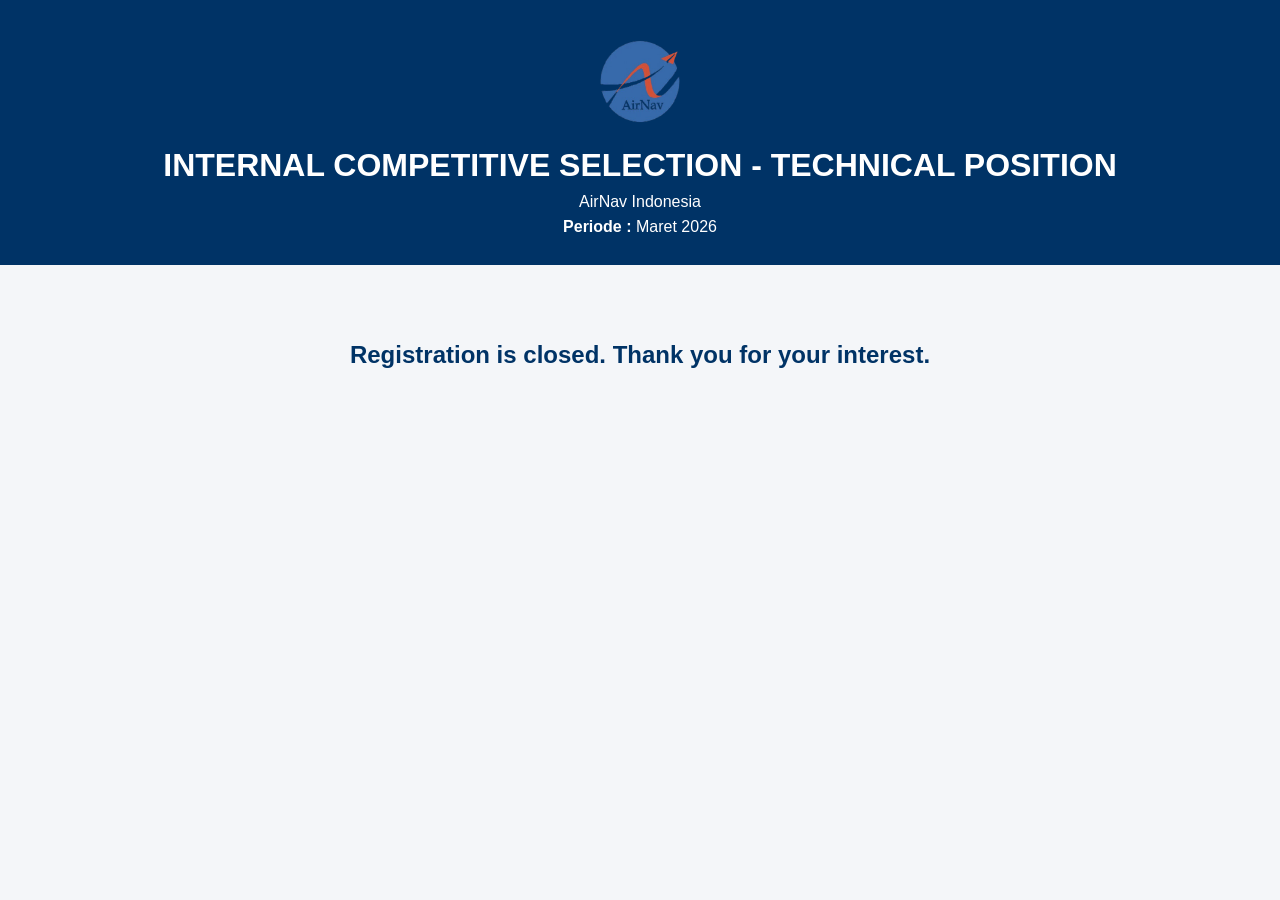
<file: index.html>
<!DOCTYPE html>
<html>

<head>

<title>Internal Competitive Selection | Teknik</title>

<link rel="stylesheet" href="css/style.css">

<meta name="viewport" content="width=device-width, initial-scale=1">

</head>

<body>

<header>

<img src="images/logo.png" class="logo">

<h1 id="judulTender">Internal Competitive Selection</h1>

<p>AirNav Indonesia</p>

<p><b>Periode :</b> <span id="periodeTender"></span></p>

</header>

<div class="container">

<h2>Registration is closed. Thank you for your interest.</h2>

</div>

<script src="js/script.js"></script>

</body>
</html>
</file>
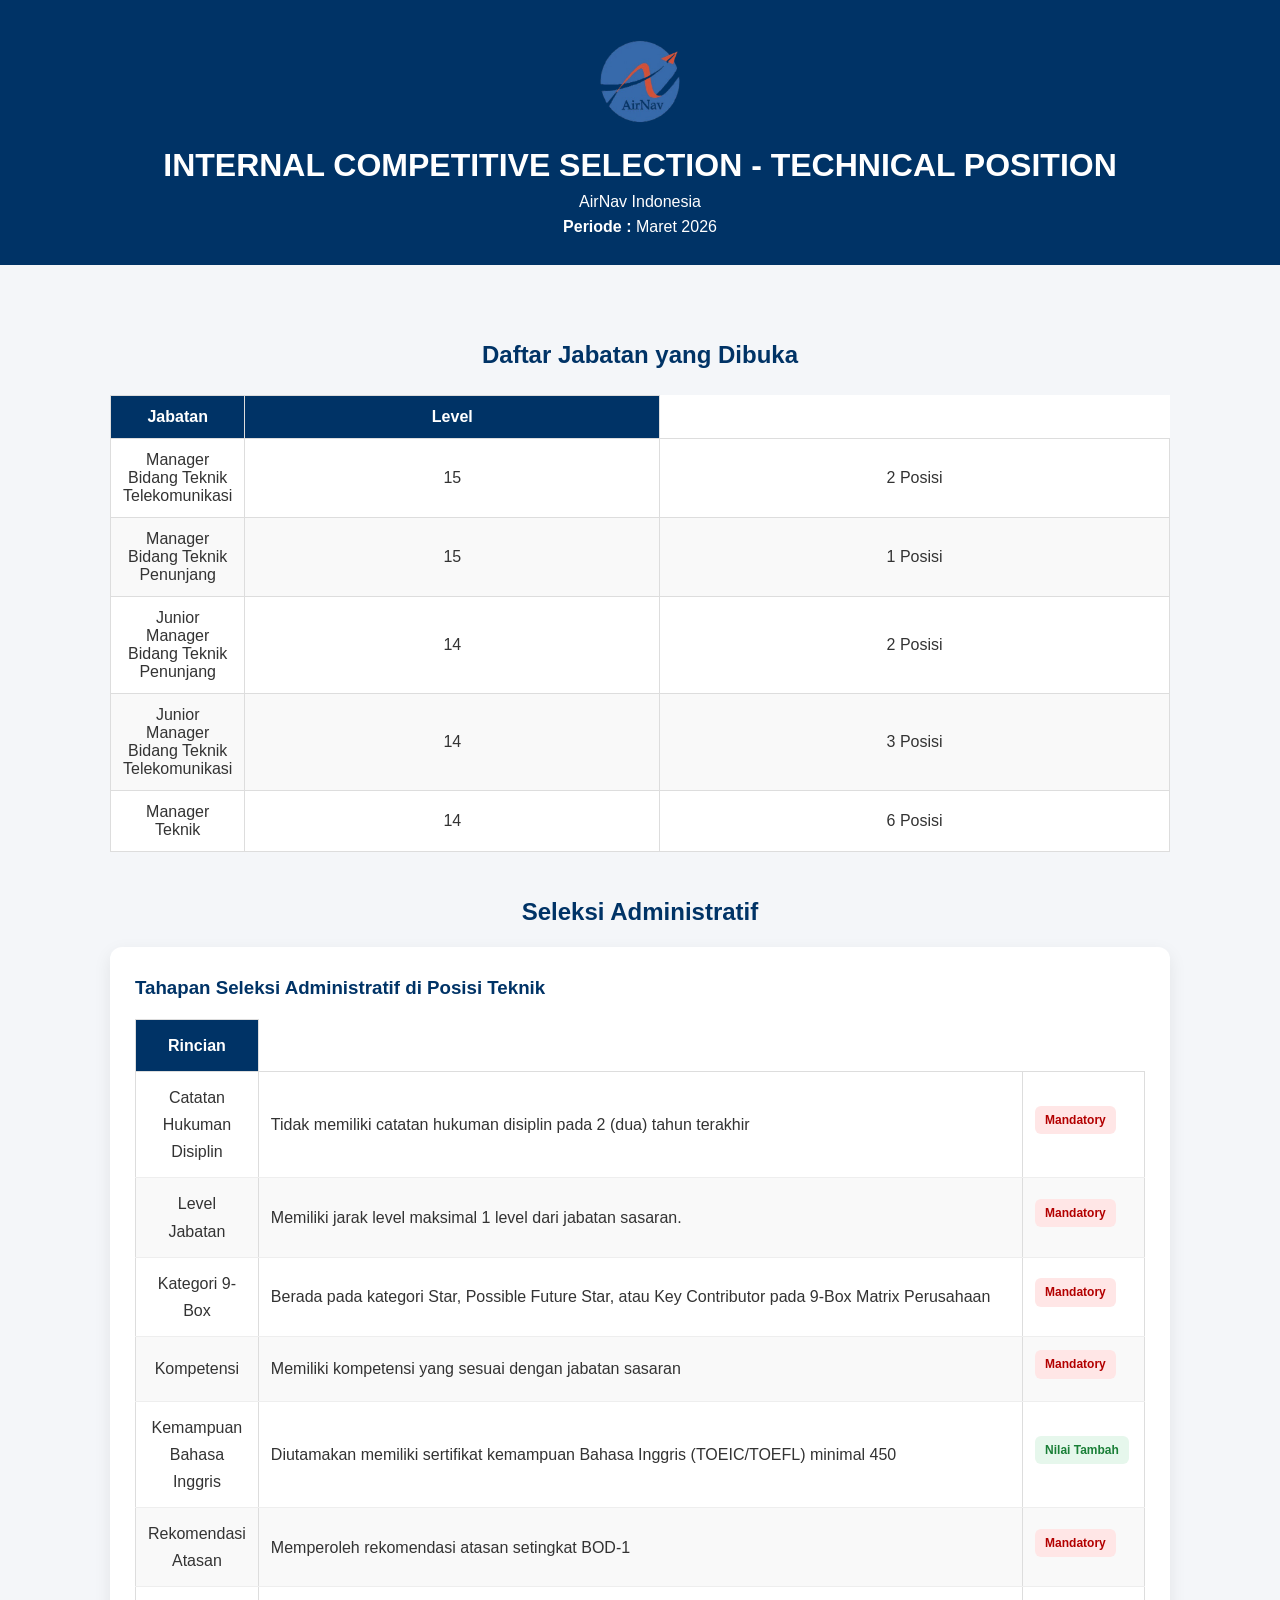
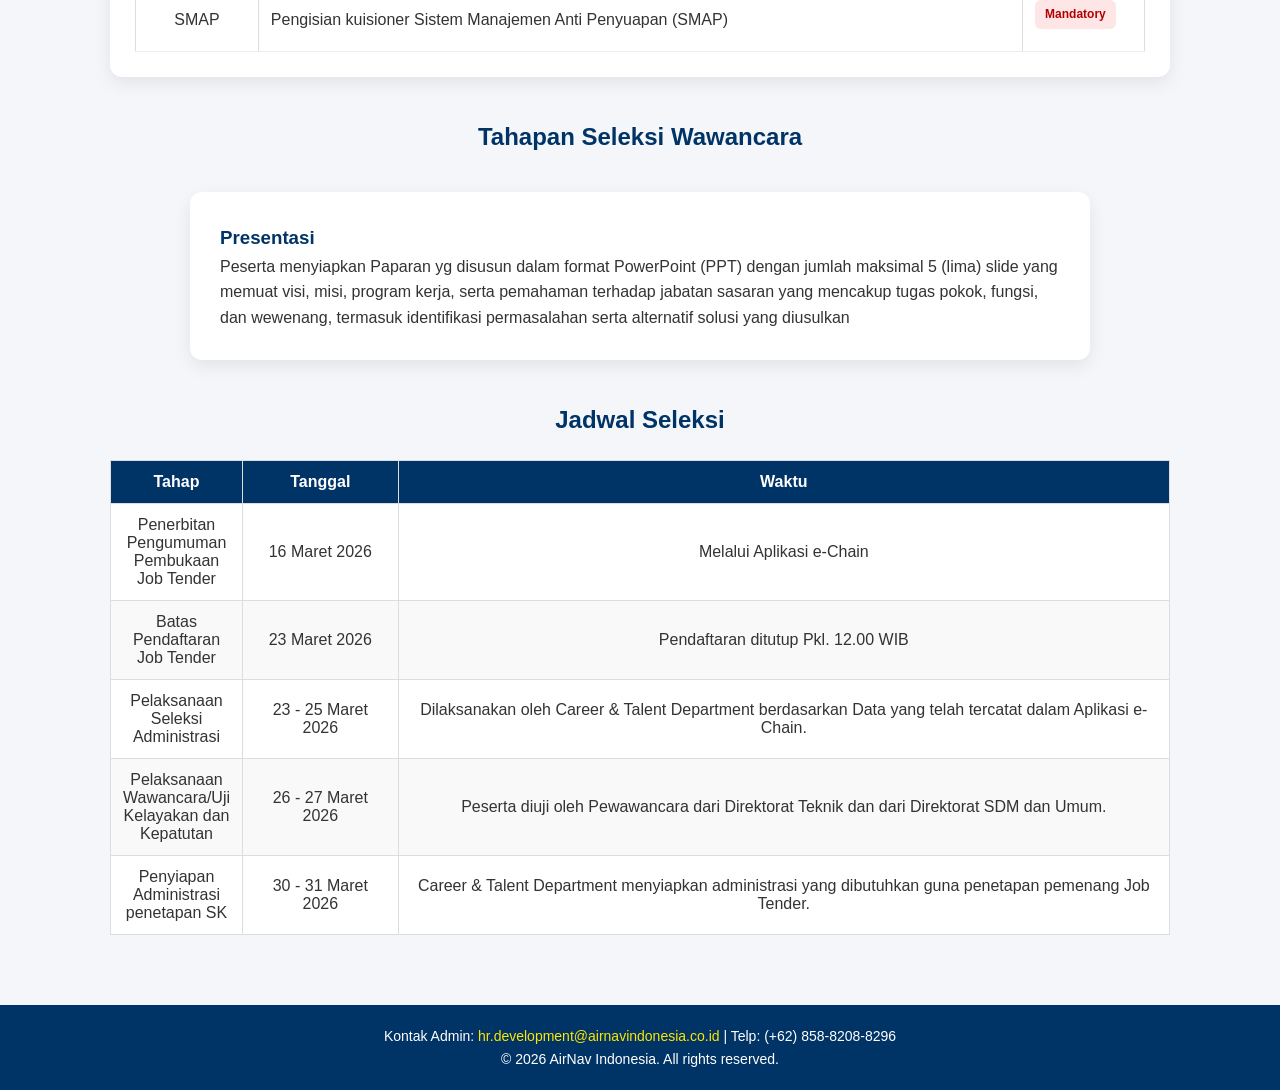
<file: tender.html>
<!DOCTYPE html>
<html>

<head>

<title>Spesifikasi Job Tender</title>

<link rel="stylesheet" href="css/style.css">

<meta name="viewport" content="width=device-width, initial-scale=1">

</head>

<body>

<header>

<img src="images/logo.png" class="logo">

<h1 id="judulTender">Job Tender Internal</h1>

<p>AirNav Indonesia</p>

<p><b>Periode :</b> <span id="periodeTender"></span></p>

</header>

<div class="container">

<!-- ======================
JABATAN
====================== -->

<h2>Daftar Jabatan yang Dibuka</h2>

<table>

<thead>
<tr>
<th>Jabatan</th>
<!-- <th>Lokasi</th> -->
<th>Level</th>
</tr>
</thead>

<tbody id="jabatanTable"></tbody>

</table>


<!-- ======================
SELEKSI ADMINISTRATIF
====================== -->

<h2>Seleksi Administratif</h2>

<div class="card admin-card">

<h3>Tahapan Seleksi Administratif di Posisi Teknik</h3>

<table class="admin-table">

<thead>
<tr>
<!-- <th>Aspek Penilaian</th> -->
<th>Rincian</th>
<!-- <th>Metode</th> -->
</tr>
</thead>

<tbody id="adminTable"></tbody>

</table>

</div>


<!-- ======================
TAHAP WAWANCARA
====================== -->

<h2>Tahapan Seleksi Wawancara</h2>

<div id="wawancara" class="card-container"></div>



<!-- ======================
JADWAL
====================== -->

<h2>Jadwal Seleksi</h2>

<table>

<thead>
<tr>
<th>Tahap</th>
<th>Tanggal</th>
<th>Waktu</th>
</tr>
</thead>

<tbody id="jadwalTable"></tbody>

</table>

</div>


<!-- ======================
FOOTER
===================== -->
<footer>
    <p>Kontak Admin: <a href="hr.development@airnavindonesia.co.id">hr.development@airnavindonesia.co.id</a> | Telp: (+62) 858-8208-8296</p>
    <p>© 2026 AirNav Indonesia. All rights reserved.</p>
</footer>

<script src="js/script.js"></script>

</body>
</html>
</file>
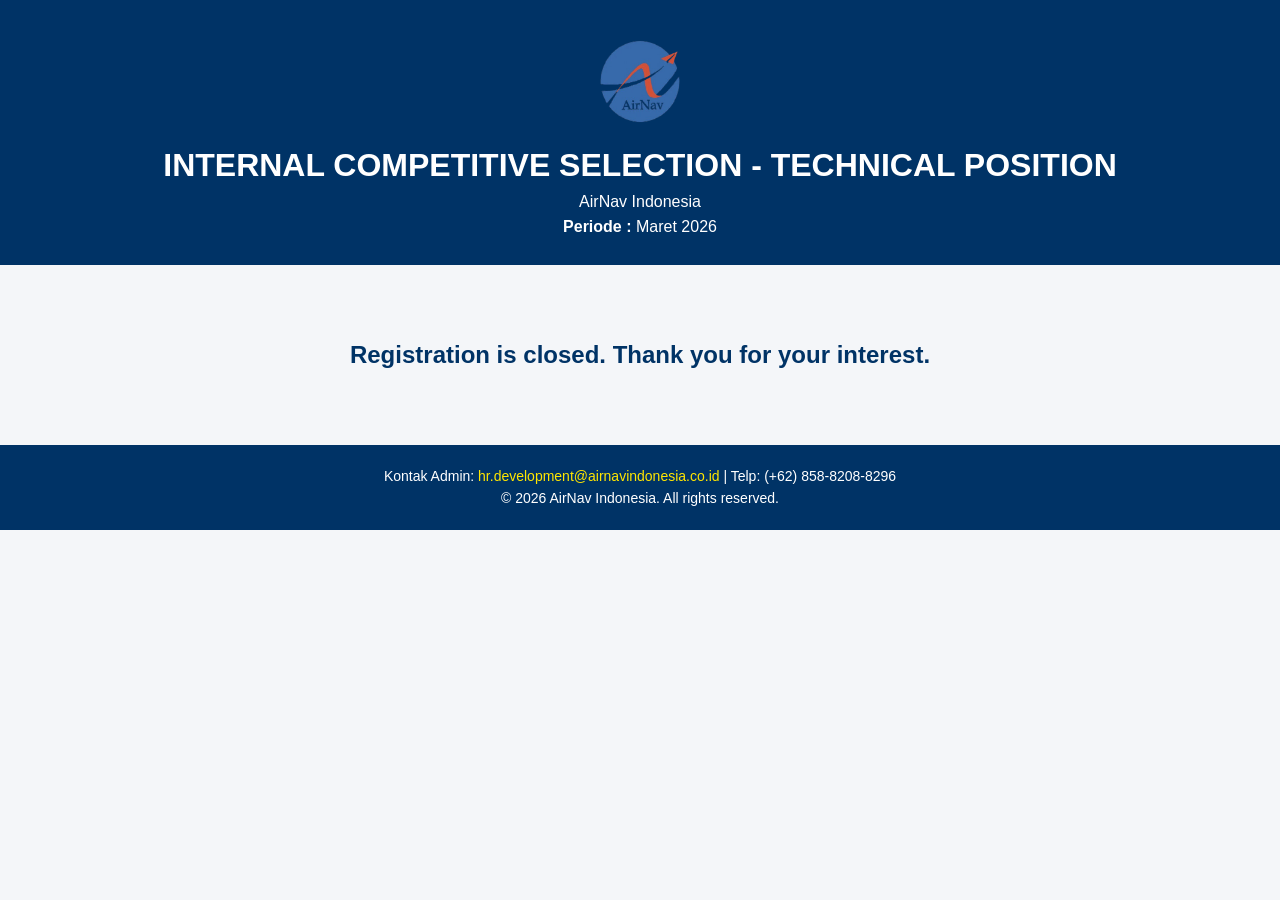
<file: test.html>
<!DOCTYPE html>
<html>

<head>

<title>Internal Competitive Selection | Teknik</title>

<link rel="stylesheet" href="css/style.css">

<meta name="viewport" content="width=device-width, initial-scale=1">

</head>

<body>

<header>

<img src="images/logo.png" class="logo">

<h1 id="judulTender">Internal Competitive Selection</h1>

<p>AirNav Indonesia</p>

<p><b>Periode :</b> <span id="periodeTender"></span></p>

</header>

<div class="container">

<h2>Registration is closed. Thank you for your interest.</h2>

</div>


<!-- ======================
FOOTER
===================== -->
<footer>
    <p>Kontak Admin: <a href="hr.development@airnavindonesia.co.id">hr.development@airnavindonesia.co.id</a> | Telp: (+62) 858-8208-8296</p>
    <p>© 2026 AirNav Indonesia. All rights reserved.</p>
</footer>

<script src="js/script.js"></script>

</body>
</html>
</file>
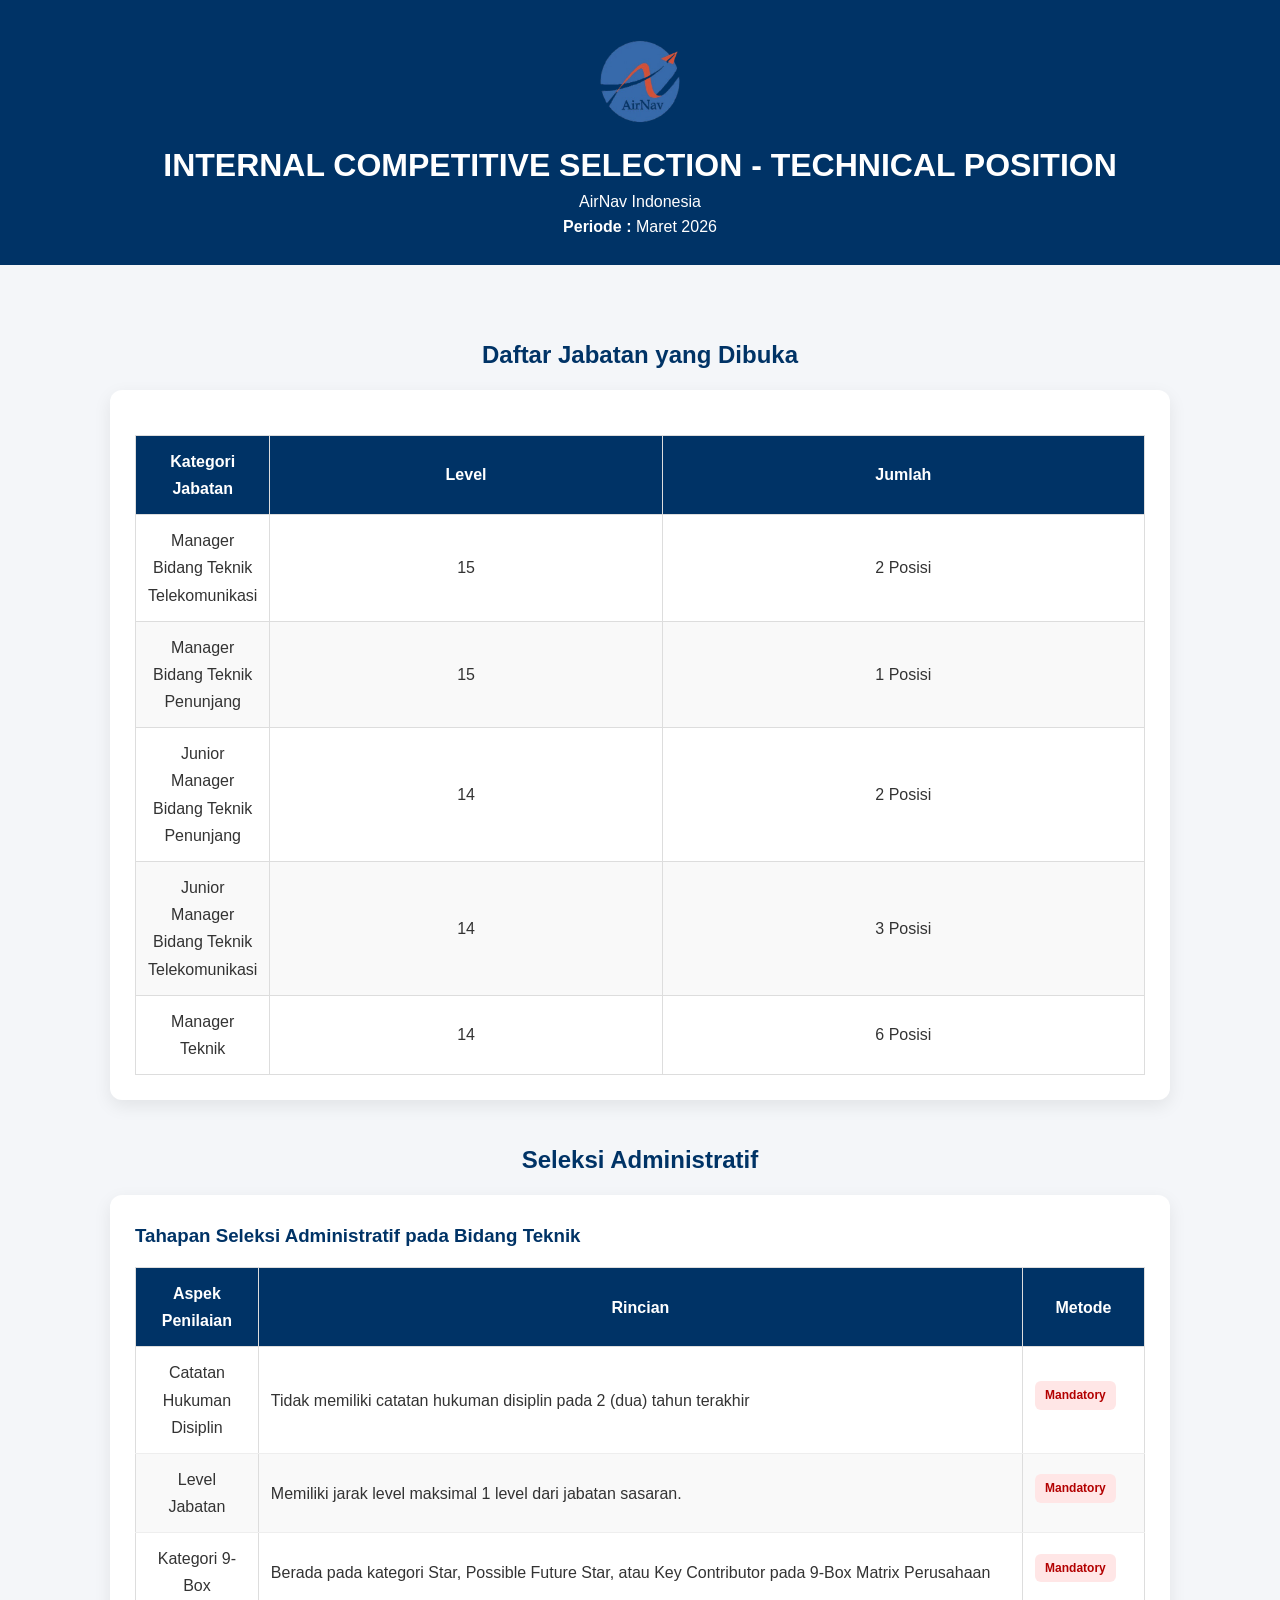
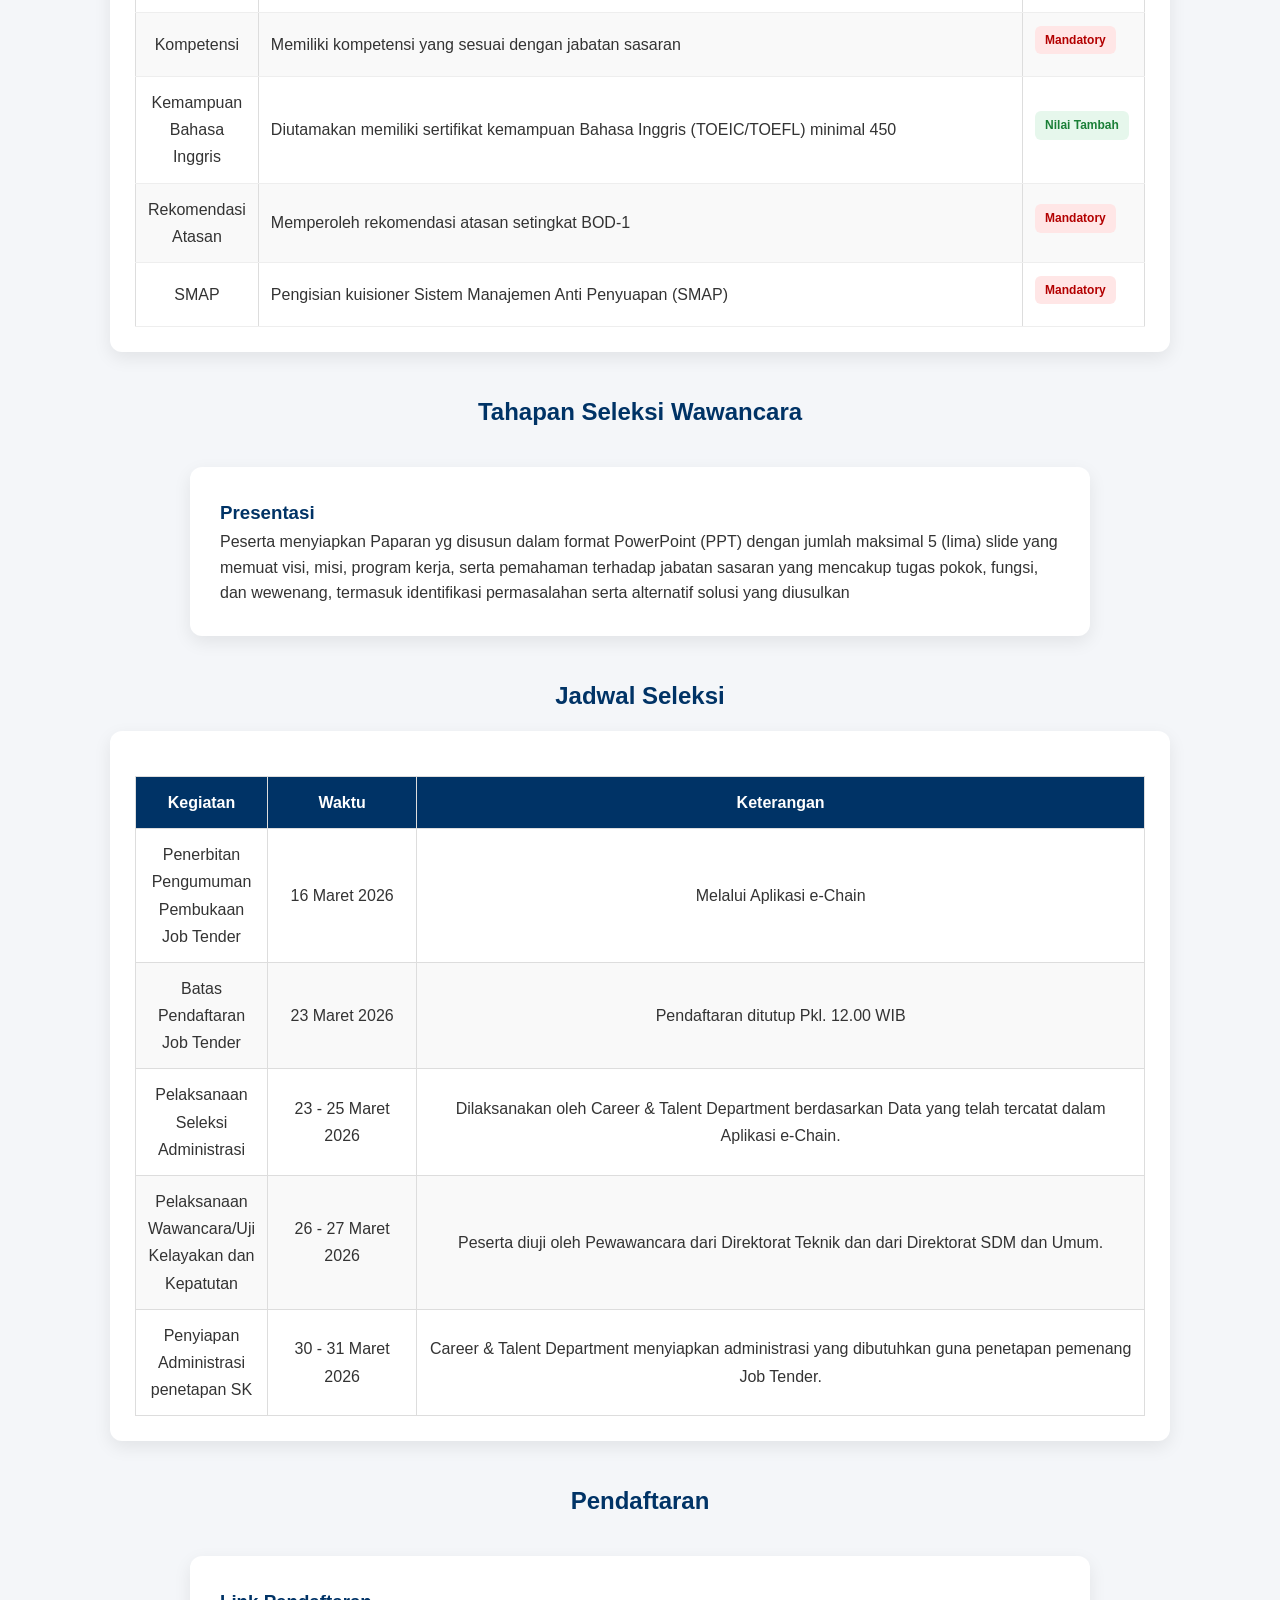
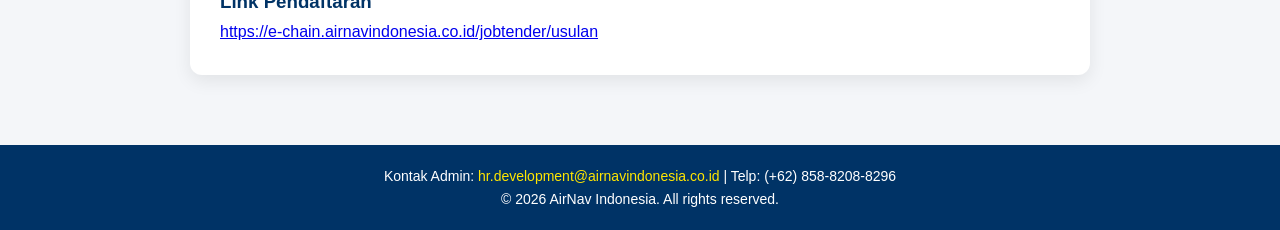
<file: testing.html>
<!DOCTYPE html>
<html>

<head>

<title>Internal Competitive Selection | Teknik</title>

<link rel="stylesheet" href="css/style.css">

<meta name="viewport" content="width=device-width, initial-scale=1.0">

</head>

<body>

<header>

<img src="images/logo.png" class="logo">

<h1 id="judulTender">Internal Competitive Selection</h1>

<p>AirNav Indonesia</p>

<p><b>Periode :</b> <span id="periodeTender"></span></p>

</header>

<div class="container">

<!-- ======================
JABATAN
====================== -->
    
<h2>Daftar Jabatan yang Dibuka</h2>

<div class="card admin-card">

<table>

<thead>
<tr>
<th>Kategori Jabatan</th>
<th>Level</th>
<th>Jumlah</th>
</tr>
</thead>

<tbody id="jabatanTable"></tbody>

</table>

</div>




<!-- ======================
SELEKSI ADMINISTRATIF
====================== -->

<h2>Seleksi Administratif</h2>

<div class="card admin-card">

<h3>Tahapan Seleksi Administratif pada Bidang Teknik</h3>

<table class="admin-table">

<thead>
<tr>
<th>Aspek Penilaian</th>
<th>Rincian</th>
<th>Metode</th>
</tr>
</thead>

<tbody id="adminTable"></tbody>

</table>

</div>


<!-- ======================
TAHAP WAWANCARA
====================== -->

<h2>Tahapan Seleksi Wawancara</h2>

<div id="wawancara" class="card-container"></div>



<!-- ======================
JADWAL
====================== -->

<h2>Jadwal Seleksi</h2>

<div class="card admin-card">
<table>

<thead>
<tr>
<th>Kegiatan</th>
<th>Waktu</th>
<th>Keterangan</th>
</tr>
</thead>

<tbody id="jadwalTable"></tbody>

</table>

</div>





<h2>Pendaftaran </h2>

<div id= "pendaftaran" class="card-container"></div>
</div>

<!-- ======================
FOOTER
===================== -->
<footer>
    <p>Kontak Admin: <a href="hr.development@airnavindonesia.co.id">hr.development@airnavindonesia.co.id</a> | Telp: (+62) 858-8208-8296</p>
    <p>© 2026 AirNav Indonesia. All rights reserved.</p>
</footer>

<script src="js/script.js"></script>

</body>
</html>
</file>
<file: css/style.css>
/* =====================
GLOBAL
===================== */
*{
box-sizing:border-box;
margin:0;
padding:0;
}

body{

font-family: Arial, Helvetica, sans-serif;
background:#f4f6f9;
margin:0;
color:#333;


}

/* =====================
HEADER
===================== */

header{

background:#003366;
color:white;
padding:25px;
text-align:center;

}

.logo{

/* width:200px;
margin-bottom:10px; */


max-width:200px;
width:100%;
height:auto;


}

header h1{

margin:5px 0;

}

/* =====================
CONTAINER
===================== */

.container{

/* width:85%;
margin:auto;
padding:30px; */

width:100%;
max-width:1100px;
margin:auto;
padding:30px 20px;

}

h2{

margin-top:40px;
color:#003366;
text-align:center;
line-height: 40px;

}

h3{

margin-top:20px;
color:#003366;

}

p{

line-height:1.6;

}

/* =====================
TABLE
===================== */

table{

width:100%;
border-collapse:collapse;
margin-top:20px;
background:white;

}

th, td{

border:1px solid #ddd;
padding:12px;
text-align:center;

}

th{

background:#003366;
color:white;

}

tr:nth-child(even){

background:#f9f9f9;

}

table td:first-child {
  text-align: center;
  width: 50px;
}

/* =====================
CARD CONTAINER
===================== */

.card-container{

display:flex;
flex-wrap:wrap;
gap:20px;
margin-top:20px;
justify-content:center;

}


/* =====================
CARD
===================== */

.card{

background:white;
padding:30px;
border-radius:12px;
box-shadow:0 6px 18px rgba(0,0,0,0.08);

width:100%;
max-width:900px;

line-height:1.7;

margin-top:15px;

}

.card:hover{

transform:translateY(-7px);

}

.card h3{

margin-top:0;

}

/* =====================
ADMINISTRATIF CARD
===================== */

.admin-card{

width:100%;
max-width:100%;
padding:25px;

}

/* tabel administratif */

.admin-table{

width:100%;
border-collapse:collapse;
margin-top:15px;

}

.admin-table th{

background:#003366;
color:white;
padding:12px;
text-align:center;

}

.admin-table td{

padding:12px;
border-bottom:1px solid #eee;
text-align:left;


}

.admin-table tr:hover{

background:#f4f8ff;

}

/* =====================
BADGE
===================== */

.badge{

display:inline-block;
padding:4px 10px;
border-radius:6px;
font-size:12px;
margin-bottom:10px;
font-weight:bold;
white-space:nowrap;

}

.mandatory{

background:#ffe6e6;
color:#b30000;

}

.ranking{

background:#e6f2ff;
color:#003366;

}

.nilai-tambah{

background:#e6f7ec;
color:#1a7f37;

}

/* =====================
RESPONSIVE MOBILE
===================== */

@media (max-width:768px){

.container{

width:100%;
padding:15px;
justify-content:center;

}

.logo{
width:140px;
}

.card{

width:100%;
max-width: 100%;

}

.card-container{
flex-direction:column;
}

table{

font-size:14px;
display:block;
overflow-x:auto; 

}

header{

padding:20px 10px;

}

}

html, body{
overflow-x:hidden;
}


/* =====================
FOOTER
===================== */
footer {
    background-color: #003366;
    color: white;
    text-align: center;
    padding: 20px 10px;
    margin-top: 40px;
    font-size: 14px;
}

footer a {
    color: #ffe600;
    text-decoration: none;
}

footer a:hover {
    text-decoration: underline;
}

/* Footer responsive */
@media (max-width: 768px) {
    footer {
        font-size: 13px;
        padding: 15px 10px;
    }
}
</file>
